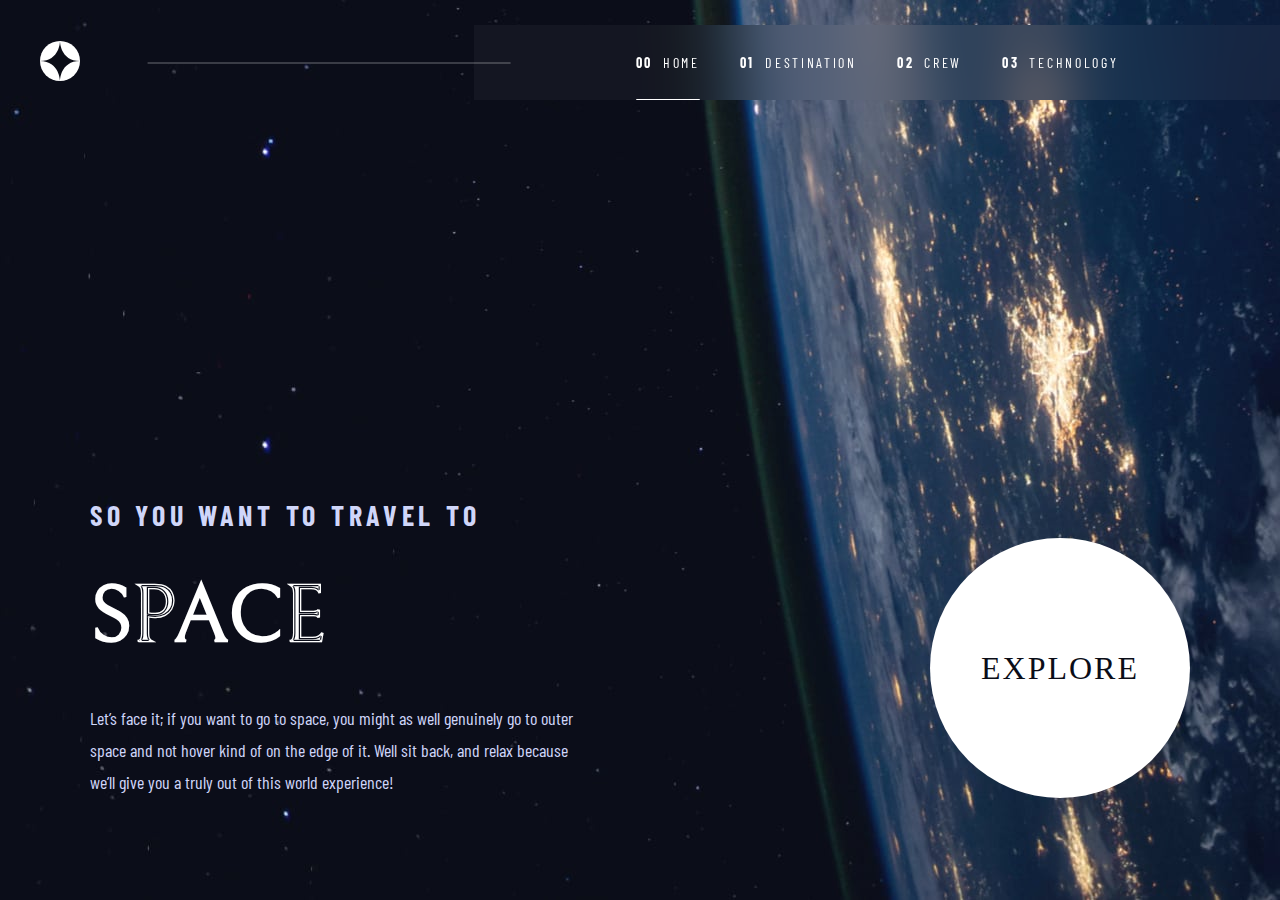
<file: index.html>
<!DOCTYPE html>
<html lang="en">
  <head>
    <meta charset="UTF-8" />
    <meta name="viewport" content="width=device-width, initial-scale=1.0" />

    <link
      rel="icon"
      type="image/png"
      sizes="32x32"
      href="./assets/favicon-32x32.png"
    />
    <link rel="stylesheet" href="../css/style.css" />
    <!-- fonts -->
    <link rel="preconnect" href="https://fonts.googleapis.com" />
    <link rel="preconnect" href="https://fonts.gstatic.com" crossorigin />
    <link
      href="https://fonts.googleapis.com/css2?family=Bellefair&display=swap"
      rel="stylesheet"
    />

    <link rel="preconnect" href="https://fonts.googleapis.com" />
    <link rel="preconnect" href="https://fonts.gstatic.com" crossorigin />
    <link
      href="https://fonts.googleapis.com/css2?family=Barlow+Condensed&display=swap"
      rel="stylesheet"
    />
    <!-- fonts -->
    <title>Space tourism website</title>
  </head>
  <body>
    <nav>
      <div class="desktop-nav">
        <div class="logo">
          <img src="../assets/images/Group 2 Copy.svg" alt="" />
        </div>
        <ul>
          <div class="line-through"></div>
          <li>
            <a href="../index.html"><span>00</span><span>home</span> </a>
          </li>
          <li>
            <a href="../pages/destination.html"
              ><span>01</span><span>Destination</span></a
            >
          </li>
          <li>
            <a href="../pages/crew.html"><span>02</span><span>crew</span></a>
          </li>
          <li>
            <a href="../pages/technology.html"
              ><span>03</span><span>technology</span></a
            >
          </li>
        </ul>
      </div>
      <div class="tablet-nav">
        <div class="logo">
          <img src="../assets/images/Group 2 Copy.svg" alt="" />
        </div>
        <ul>
          <li>
            <a href="../index.html">home</a>
          </li>
          <li>
            <a href="../pages/destination.html">Destination</a>
          </li>
          <li>
            <a href="../pages/crew.html">crew</a>
          </li>
          <li>
            <a href="../pages/technology.html">Technology</a>
          </li>
        </ul>
      </div>
      <div class="mobile-nav">
        <div class="menu-items-mobile translate">
          <div class="close-icon">
            <img src="../assets/shared/icon-close.svg" alt="" />
          </div>
          <ul>
            <li>
              <a href="../index.html"><span>00</span><span>home</span> </a>
            </li>
            <li>
              <a href="../pages/destination.html"
                ><span>01</span><span>Destination</span></a
              >
            </li>
            <li>
              <a href="../pages/crew.html"><span>02</span><span>crew</span></a>
            </li>
            <li>
              <a href="../pages/technology.html"
                ><span>03</span><span>technology</span></a
              >
            </li>
          </ul>
        </div>
        <div class="logo">
          <img src="../assets/images/Group 2 Copy.svg" alt="" />
        </div>
        <div class="menu">
          <img src="../assets/shared/icon-hamburger.svg" alt="" />
        </div>
      </div>
    </nav>
    <main>
      <section class="hero-text">
        <h5>so you want to travel to</h5>
        <h1>space</h1>
        <p>
          Let’s face it; if you want to go to space, you might as well genuinely
          go to outer space and not hover kind of on the edge of it. Well sit
          back, and relax because we’ll give you a truly out of this world
          experience!
        </p>
      </section>
      <section class="hero-cta" href="./pages/destination.html">
        explore
      </section>
    </main>
    <script src="../src/app.js"></script>
  </body>
</html>
</file>
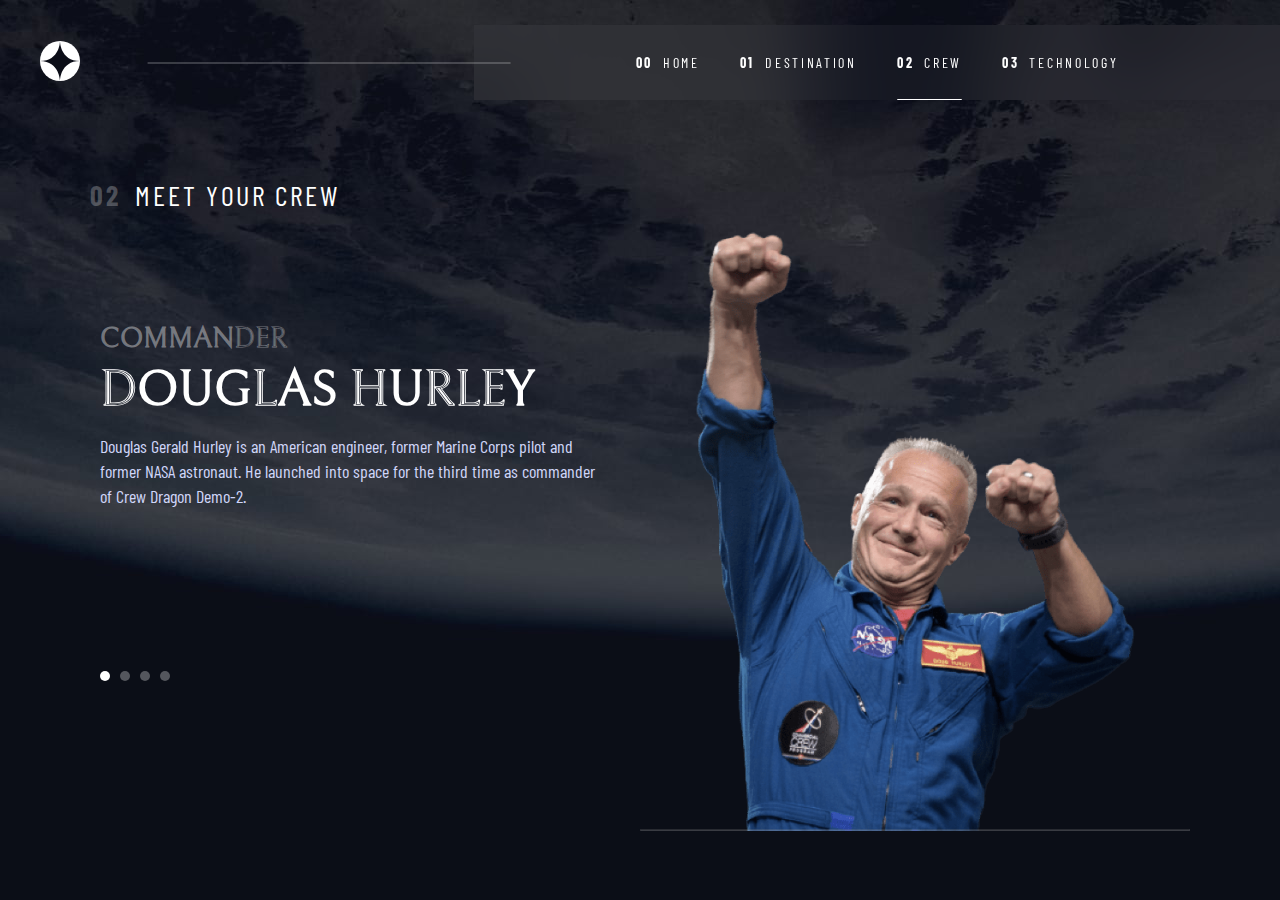
<file: pages/crew.html>
<!DOCTYPE html>
<html lang="en">
  <head>
    <meta charset="UTF-8" />
    <meta name="viewport" content="width=device-width, initial-scale=1.0" />

    <link
      rel="icon"
      type="image/png"
      sizes="32x32"
      href="./assets/favicon-32x32.png"
    />
    <link rel="stylesheet" href="../css/style.css" />
    <!-- fonts -->
    <link rel="preconnect" href="https://fonts.googleapis.com" />
    <link rel="preconnect" href="https://fonts.gstatic.com" crossorigin />
    <link
      href="https://fonts.googleapis.com/css2?family=Bellefair&display=swap"
      rel="stylesheet"
    />

    <link rel="preconnect" href="https://fonts.googleapis.com" />
    <link rel="preconnect" href="https://fonts.gstatic.com" crossorigin />
    <link
      href="https://fonts.googleapis.com/css2?family=Barlow+Condensed&display=swap"
      rel="stylesheet"
    />
    <!-- fonts -->
    <title>Space tourism website</title>
  </head>
  <body class="crew-body">
    <nav>
      <div class="desktop-nav">
        <div class="logo">
          <img src="../assets/images/Group 2 Copy.svg" alt="" />
        </div>
        <ul>
          <div class="line-through"></div>
          <li>
            <a href="../index.html"><span>00</span><span>home</span> </a>
          </li>
          <li>
            <a href="../pages/destination.html"
              ><span>01</span><span>Destination</span></a
            >
          </li>
          <li>
            <a href="../pages/crew.html"><span>02</span><span>crew</span></a>
          </li>
          <li>
            <a href="../pages/technology.html"
              ><span>03</span><span>technology</span></a
            >
          </li>
        </ul>
      </div>
      <div class="tablet-nav">
        <div class="logo">
          <img src="../assets/images/Group 2 Copy.svg" alt="" />
        </div>
        <ul>
          <li>
            <a href="../index.html">home</a>
          </li>
          <li>
            <a href="../pages/destination.html">Destination</a>
          </li>
          <li>
            <a href="../pages/crew.html">crew</a>
          </li>
          <li>
            <a href="../pages/technology.html">Technology</a>
          </li>
        </ul>
      </div>
      <div class="mobile-nav">
        <div class="menu-items-mobile translate">
          <div class="close-icon">
            <img src="../assets/shared/icon-close.svg" alt="" />
          </div>
          <ul>
            <li>
              <a href="../index.html"><span>00</span><span>home</span> </a>
            </li>
            <li>
              <a href="../pages/destination.html"
                ><span>01</span><span>Destination</span></a
              >
            </li>
            <li>
              <a href="../pages/crew.html"><span>02</span><span>crew</span></a>
            </li>
            <li>
              <a href="../pages/technology.html"
                ><span>03</span><span>technology</span></a
              >
            </li>
          </ul>
        </div>
        <div class="logo">
          <img src="../assets/images/Group 2 Copy.svg" alt="" />
        </div>
        <div class="menu">
          <img src="../assets/shared/icon-hamburger.svg" alt="" />
        </div>
      </div>
    </nav>
    <main class="crew-main">
      <div class="heading">
        <span>02</span>
        <p>meet your crew</p>
      </div>

      <div class="crew-data">
        <div class="crew-img">
          <img src="../assets/crew/image-douglas-hurley.png" alt="" />
          <hr />
        </div>
        <div class="crew-desc">
          <div class="controls">
            <span class="clicked"></span><span></span><span></span><span></span>
          </div>
          <div class="text-group">
            <div class="crew-head">
              <h5 class="crew-role">COMMANDER</h5>
              <h4 class="crew-name">Douglas hurley</h4>
            </div>
            <div class="crew-bio">
              <p>
                Douglas Gerald Hurley is an American engineer, former Marine
                Corps pilot and former NASA astronaut. He launched into space
                for the third time as commander of Crew Dragon Demo-2.
              </p>
            </div>
          </div>
        </div>
      </div>
    </main>

    <script src="../src/app.js"></script>
  </body>
</html>
</file>
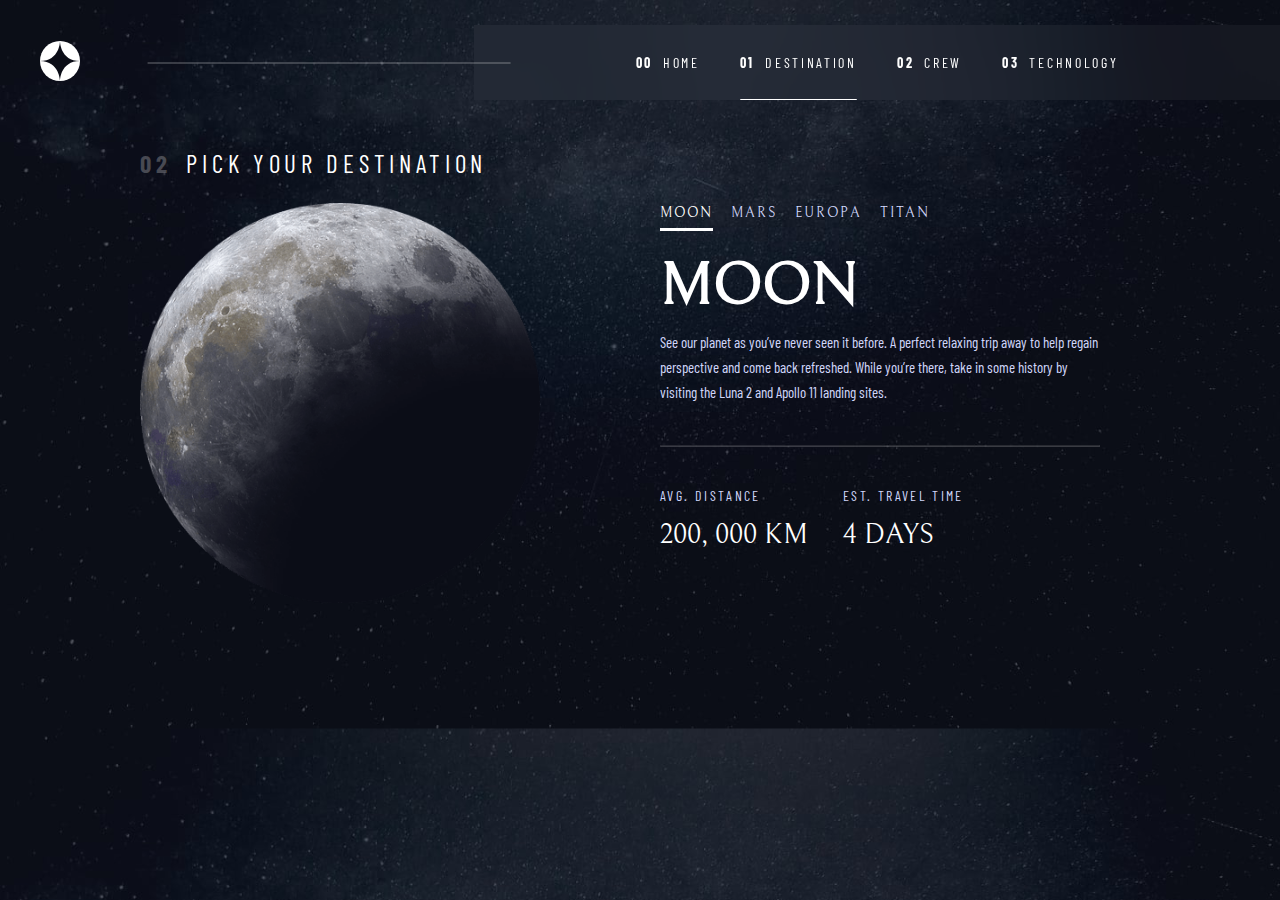
<file: pages/destination.html>
<!DOCTYPE html>
<html lang="en">
  <head>
    <meta charset="UTF-8" />
    <meta name="viewport" content="width=device-width, initial-scale=1.0" />

    <link
      rel="icon"
      type="image/png"
      sizes="32x32"
      href="./assets/favicon-32x32.png"
    />
    <link rel="stylesheet" href="../css/style.css" />
    <!-- fonts -->
    <link rel="preconnect" href="https://fonts.googleapis.com" />
    <link rel="preconnect" href="https://fonts.gstatic.com" crossorigin />
    <link
      href="https://fonts.googleapis.com/css2?family=Bellefair&display=swap"
      rel="stylesheet"
    />

    <link rel="preconnect" href="https://fonts.googleapis.com" />
    <link rel="preconnect" href="https://fonts.gstatic.com" crossorigin />
    <link
      href="https://fonts.googleapis.com/css2?family=Barlow+Condensed&display=swap"
      rel="stylesheet"
    />
    <!-- fonts -->
    <title>Space tourism website</title>
  </head>
  <body class="destination-body">
    <nav>
      <div class="desktop-nav">
        <div class="logo">
          <img src="../assets/images/Group 2 Copy.svg" alt="" />
        </div>
        <ul>
          <div class="line-through"></div>
          <li>
            <a href="../index.html"><span>00</span><span>home</span> </a>
          </li>
          <li>
            <a href="../pages/destination.html"
              ><span>01</span><span>Destination</span></a
            >
          </li>
          <li>
            <a href="../pages/crew.html"><span>02</span><span>crew</span></a>
          </li>
          <li>
            <a href="../pages/technology.html"
              ><span>03</span><span>technology</span></a
            >
          </li>
        </ul>
      </div>
      <div class="tablet-nav">
        <div class="logo">
          <img src="../assets/images/Group 2 Copy.svg" alt="" />
        </div>
        <ul>
          <li>
            <a href="../index.html">home</a>
          </li>
          <li>
            <a href="../pages/destination.html">Destination</a>
          </li>
          <li>
            <a href="../pages/crew.html">crew</a>
          </li>
          <li>
            <a href="../pages/technology.html">Technology</a>
          </li>
        </ul>
      </div>
      <div class="mobile-nav">
        <div class="menu-items-mobile translate">
          <div class="close-icon">
            <img src="../assets/shared/icon-close.svg" alt="" />
          </div>
          <ul>
            <li>
              <a href="../index.html"><span>00</span><span>home</span> </a>
            </li>
            <li>
              <a href="../pages/destination.html"
                ><span>01</span><span>Destination</span></a
              >
            </li>
            <li>
              <a href="../pages/crew.html"><span>02</span><span>crew</span></a>
            </li>
            <li>
              <a href="../pages/technology.html"
                ><span>03</span><span>technology</span></a
              >
            </li>
          </ul>
        </div>
        <div class="logo">
          <img src="../assets/images/Group 2 Copy.svg" alt="" />
        </div>
        <div class="menu">
          <img src="../assets/shared/icon-hamburger.svg" alt="" />
        </div>
      </div>
    </nav>
    <main class="destination">
      <div class="first">
        <div class="heading">
          <span>02</span>
          <p>PICK YOUR DESTINATION</p>
        </div>
        <div class="dest-img">
          <img src="../assets/destination/image-moon.png" alt="" />
        </div>
      </div>
      <div class="destination-nav">
        <ul>
          <li class="active">Moon</li>
          <li>mars</li>
          <li>europa</li>
          <li>titan</li>
        </ul>
        <h1 class="dest-heading">MOON</h1>
        <div class="dest-desc">
          <p>
            See our planet as you’ve never seen it before. A perfect relaxing
            trip away to help regain perspective and come back refreshed. While
            you’re there, take in some history by visiting the Luna 2 and Apollo
            11 landing sites.
          </p>
        </div>
        <hr />
        <div class="dest-stats">
          <div class="distance">
            <h5>AVG. distance</h5>
            <p>200, 000 km</p>
          </div>
          <div class="time">
            <h5>est. travel time</h5>
            <p>4 days</p>
          </div>
        </div>
      </div>
    </main>
    <script src="../src/app.js" type="module"></script>
  </body>
</html>
</file>
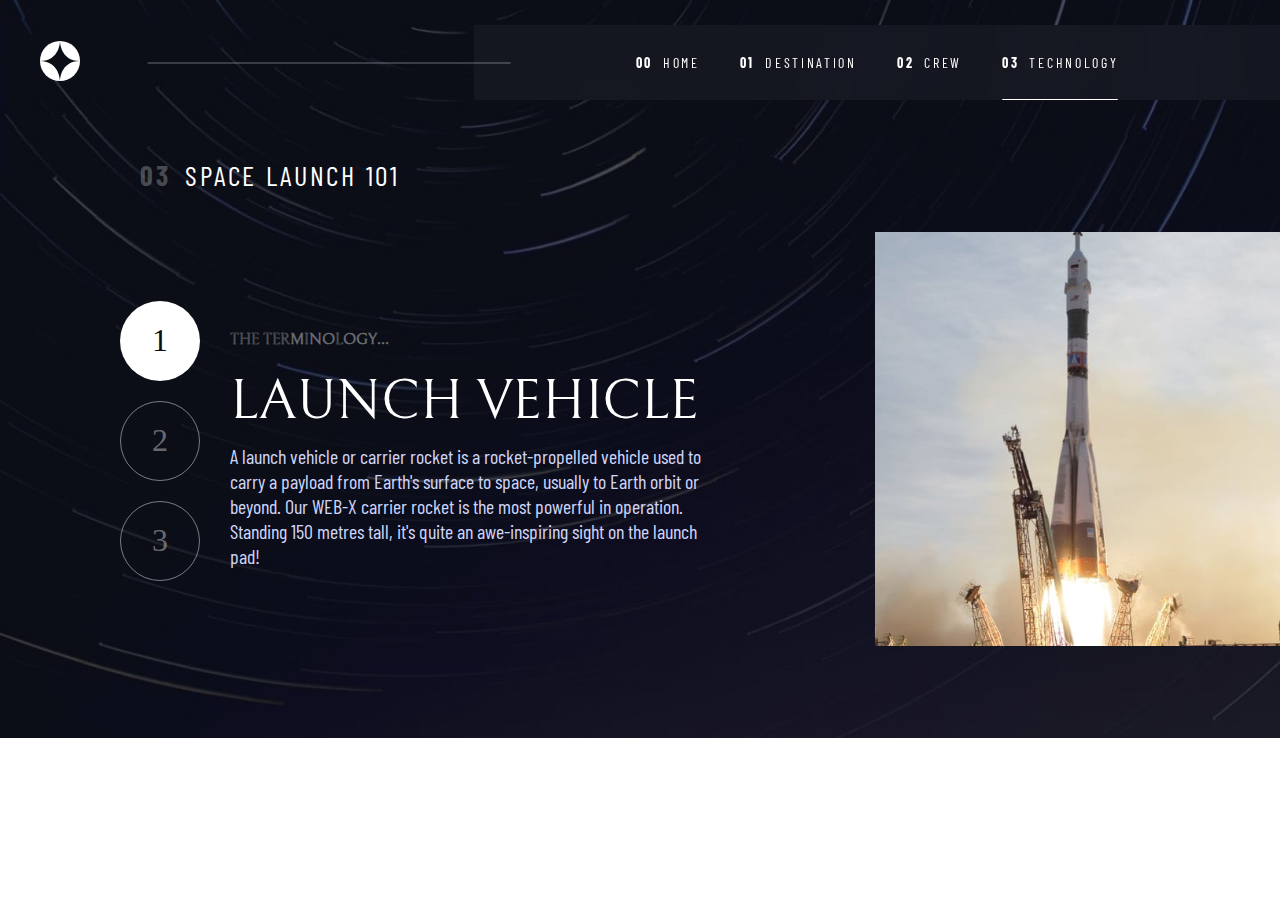
<file: pages/technology.html>
<!DOCTYPE html>
<html lang="en">
  <head>
    <meta charset="UTF-8" />
    <meta name="viewport" content="width=device-width, initial-scale=1.0" />

    <link
      rel="icon"
      type="image/png"
      sizes="32x32"
      href="./assets/favicon-32x32.png"
    />
    <link rel="stylesheet" href="../css/style.css" />
    <!-- fonts -->
    <link rel="preconnect" href="https://fonts.googleapis.com" />
    <link rel="preconnect" href="https://fonts.gstatic.com" crossorigin />
    <link
      href="https://fonts.googleapis.com/css2?family=Bellefair&display=swap"
      rel="stylesheet"
    />

    <link rel="preconnect" href="https://fonts.googleapis.com" />
    <link rel="preconnect" href="https://fonts.gstatic.com" crossorigin />
    <link
      href="https://fonts.googleapis.com/css2?family=Barlow+Condensed&display=swap"
      rel="stylesheet"
    />
    <!-- fonts -->
    <title>Space tourism website</title>
  </head>
  <body class="technology-body">
    <nav>
      <div class="desktop-nav">
        <div class="logo">
          <img src="../assets/images/Group 2 Copy.svg" alt="" />
        </div>
        <ul>
          <div class="line-through"></div>
          <li>
            <a href="../index.html"><span>00</span><span>home</span> </a>
          </li>
          <li>
            <a href="../pages/destination.html"
              ><span>01</span><span>Destination</span></a
            >
          </li>
          <li>
            <a href="../pages/crew.html"><span>02</span><span>crew</span></a>
          </li>
          <li>
            <a href="../pages/technology.html"
              ><span>03</span><span>technology</span></a
            >
          </li>
        </ul>
      </div>
      <div class="tablet-nav">
        <div class="logo">
          <img src="../assets/images/Group 2 Copy.svg" alt="" />
        </div>
        <ul>
          <li>
            <a href="../index.html">home</a>
          </li>
          <li>
            <a href="../pages/destination.html">Destination</a>
          </li>
          <li>
            <a href="../pages/crew.html">crew</a>
          </li>
          <li>
            <a href="../pages/technology.html">Technology</a>
          </li>
        </ul>
      </div>
      <div class="mobile-nav">
        <div class="menu-items-mobile translate">
          <div class="close-icon">
            <img src="../assets/shared/icon-close.svg" alt="" />
          </div>
          <ul>
            <li>
              <a href="../index.html"><span>00</span><span>home</span> </a>
            </li>
            <li>
              <a href="../pages/destination.html"
                ><span>01</span><span>Destination</span></a
              >
            </li>
            <li>
              <a href="../pages/crew.html"><span>02</span><span>crew</span></a>
            </li>
            <li>
              <a href="../pages/technology.html"
                ><span>03</span><span>technology</span></a
              >
            </li>
          </ul>
        </div>
        <div class="logo">
          <img src="../assets/images/Group 2 Copy.svg" alt="" />
        </div>
        <div class="menu">
          <img src="../assets/shared/icon-hamburger.svg" alt="" />
        </div>
      </div>
    </nav>
    <main class="technology-main">
      <div class="heading">
        <span>03</span>
        <p>space launch 101</p>
      </div>
      <div class="tech-data">
        <div class="img">
          <picture>
            <source
              class="desktop-image"
              media="(min-width:1000px )"
              srcset="../assets/technology/image-launch-vehicle-portrait.jpg"
            />
            <!-- <source
              media="(min-width: 600px)"
              srcset="../assets/technology/image-launch-vehicle-landscape.jpg"
            /> -->
            <img
              src="../assets/technology/image-launch-vehicle-landscape.jpg"
              alt=""
            />
          </picture>
        </div>
        <div class="tech-desc">
          <div class="count">
            <div class="no bold">1</div>
            <div class="no">2</div>
            <div class="no">3</div>
          </div>
          <div class="tech-text">
            <div class="tech-head">
              <h5 class="tech-role">the terminology...</h5>
              <h4 class="tech-name">launch vehicle</h4>
            </div>
            <div class="tech-bio">
              <p>
                A launch vehicle or carrier rocket is a rocket-propelled vehicle
                used to carry a payload from Earth's surface to space, usually
                to Earth orbit or beyond. Our WEB-X carrier rocket is the most
                powerful in operation. Standing 150 metres tall, it's quite an
                awe-inspiring sight on the launch pad!
              </p>
            </div>
          </div>
        </div>
      </div>
    </main>

    <script src="../src/app.js"></script>
  </body>
</html>
</file>
<file: css/style.css>
* {
  margin: 0;
  padding: 0;
  box-sizing: border-box;
}

li {
  text-decoration: none;
  list-style: none;
}

a {
  text-decoration: none;
}

h1,
h2,
h3,
h4 {
  font-family: "Bellefair", serif;
}

h5 {
  font-family: "Barlow Condensed", sans-serif;
}

p,
a {
  font-family: "Barlow Condensed", sans-serif;
}

.flex {
  display: flex;
}

body {
  width: 100%;
  height: 100vh;
  background-image: url(../../assets/home/background-home-mobile.jpg);
  background-position: center;
  background-size: cover;
  overflow-x: hidden;
  max-width: 1400px;
  margin: 0 auto;
  display: flex;
  flex-direction: column;
}

nav {
  width: 100%;
  height: 12vh;
  margin-bottom: 20px;
}
nav .mobile-nav {
  display: flex;
  justify-content: space-between;
  padding: 20px;
  align-items: center;
  position: relative;
  z-index: 100;
}
nav .mobile-nav .menu {
  display: flex;
  flex-direction: column;
  gap: 10px;
  cursor: pointer;
}
nav .mobile-nav .menu-items-mobile {
  position: absolute;
  right: 0;
  top: 0;
  display: flex;
  flex-direction: column;
  backdrop-filter: blur(10px);
  height: 100vh;
  width: 70%;
  padding: 30px;
  gap: 60px;
  transition: all 0.2s linear;
}
nav .mobile-nav .menu-items-mobile .close-icon {
  align-self: flex-end;
  cursor: pointer;
}
nav .mobile-nav .menu-items-mobile ul {
  display: flex;
  flex-direction: column;
  gap: 40px;
}
nav .mobile-nav .menu-items-mobile ul li {
  display: flex;
  gap: 20px;
  opacity: 0.8;
  cursor: pointer;
}
nav .mobile-nav .menu-items-mobile ul li a {
  display: flex;
  gap: 15px;
}
nav .mobile-nav .menu-items-mobile ul li a span {
  color: white;
  text-transform: uppercase;
  letter-spacing: 2.7px;
  font-size: 16px;
}
nav .mobile-nav .menu-items-mobile ul li a span:nth-child(odd) {
  font-weight: bold;
}
nav .mobile-nav .menu-items-mobile ul li:hover {
  opacity: 1;
}
nav .tablet-nav {
  height: 100px;
  width: 100%;
  display: flex;
  justify-content: space-between;
  align-items: center;
  display: none;
}
nav .tablet-nav .logo {
  padding: 20px;
}
nav .tablet-nav ul {
  height: 100%;
  width: 60%;
  display: flex;
  align-items: center;
  justify-content: space-around;
  backdrop-filter: blur(30px);
  background-color: rgba(255, 255, 255, 0.04);
  padding-inline: 20px;
}
nav .tablet-nav ul li {
  height: 100%;
}
nav .tablet-nav ul li a {
  display: grid;
  place-items: center;
  padding-block: 20px;
  height: 100%;
  position: relative;
  color: white;
  text-transform: uppercase;
  letter-spacing: 2.4px;
  font-size: 14px;
  height: 100%;
}
nav .tablet-nav ul a:hover::before {
  position: absolute;
  content: "";
  bottom: 0;
  left: 0;
  width: 100%;
  height: 3px;
  border-radius: 2px;
  background-color: #fff;
  opacity: 0.7;
}
nav .tablet-nav ul a[aria-current=page] {
  content: "";
  border-bottom: 1px solid white;
  border-radius: 1px;
}
nav .desktop-nav {
  display: flex;
  justify-content: space-between;
  align-items: center;
  width: 100%;
  height: 100px;
  padding-top: 25px;
  padding-left: 40px;
  display: none;
}
nav .desktop-nav a[aria-current=page] {
  content: "";
  border-bottom: 1px solid white;
  border-radius: 1px;
}
nav .desktop-nav ul {
  display: flex;
  height: 100%;
  width: 65%;
  display: flex;
  align-items: center;
  justify-content: center;
  backdrop-filter: blur(30px);
  background-color: rgba(255, 255, 255, 0.04);
  gap: 40px;
  position: relative;
}
nav .desktop-nav ul .line-through {
  position: absolute;
  width: 45%;
  height: 1px;
  background-color: rgba(255, 255, 255, 0.397);
  top: 50%;
  left: 0;
  transform: translate(-90%, -50%);
}
nav .desktop-nav ul li {
  height: 100%;
}
nav .desktop-nav ul li a {
  display: flex;
  padding-block: 20px;
  align-items: center;
  height: 100%;
  position: relative;
  gap: 10px;
}
nav .desktop-nav ul li a span {
  color: white;
  text-transform: uppercase;
  letter-spacing: 2.7px;
  font-size: 14px;
}
nav .desktop-nav ul li a span:nth-child(odd) {
  font-weight: bold;
}
nav .desktop-nav ul a:hover::before {
  position: absolute;
  content: "";
  bottom: 0;
  left: 0;
  width: 100%;
  height: 3px;
  border-radius: 2px;
  background-color: #fff;
  opacity: 0.7;
}

main {
  width: 100%;
  height: 80vh;
  padding-inline: 20px;
  display: flex;
  flex-direction: column;
  align-items: center;
  gap: 80px;
}
main .hero-text {
  display: flex;
  flex-direction: column;
  align-items: center;
  gap: 10px;
  width: 100%;
  max-width: 500px;
}
main .hero-text h5,
main .hero-text h1,
main .hero-text p {
  color: rgb(208, 214, 249);
  text-transform: uppercase;
  text-align: center;
}
main .hero-text p {
  line-height: 25px;
  font-size: 15px;
  text-transform: unset;
}
main .hero-text h1 {
  font-size: 80px;
  color: white;
}
main .hero-text h5 {
  font-size: 16px;
  letter-spacing: 2.7px;
}
main .hero-cta {
  text-transform: uppercase;
  background-color: #fff;
  border-radius: 50%;
  height: 150px;
  width: 150px;
  display: grid;
  place-items: center;
  color: rgb(11, 13, 23);
  cursor: pointer;
  transition: all 0.2s ease;
}
main .hero-cta:hover {
  outline: 50px solid rgba(255, 255, 255, 0.6);
}
@media (min-width: 600px) {
  main .hero-text h5 {
    font-size: 20px;
    letter-spacing: 3.38px;
  }
  main .hero-text h1 {
    line-height: 150px;
  }
  main .hero-text p {
    font-size: 16px;
    line-height: 28px;
  }
  main .hero-cta {
    width: 185px;
    height: 185px;
  }
}
@media (min-width: 1000px) {
  main {
    flex-direction: row;
    padding: 50px;
    max-width: 1200px;
    margin: 0 auto;
    justify-content: space-between;
  }
  main .hero-text {
    align-items: flex-start;
    align-self: flex-end;
  }
  main .hero-text h5 {
    font-size: 28px;
    letter-spacing: 4.72px;
  }
  main .hero-text p {
    font-size: 18px;
    line-height: 32px;
    text-align: start;
  }
  main .hero-cta {
    font-size: 32px;
    width: 260px;
    height: 260px;
    letter-spacing: 2px;
    align-self: flex-end;
  }
}

.destination-body {
  background-image: url("../../assets/destination/background-destination-mobile.jpg");
  background-size: cover;
  height: unset;
}
.destination-body hr {
  width: 100%;
  height: 0.5px;
  background-color: rgb(208, 214, 249);
  margin-block: 30px;
  opacity: 0.2;
}
.destination-body .destination {
  margin: 0 auto;
  padding-top: 20px;
  height: unset;
  width: 100%;
}
.destination-body .destination .first {
  display: flex;
  flex-direction: column;
  align-items: center;
  gap: 15px;
}
.destination-body .destination .heading {
  display: flex;
  gap: 15px;
}
.destination-body .destination .heading span {
  font-size: 16px;
  letter-spacing: 2.7px;
  color: rgba(255, 255, 255, 0.25);
  font-family: "Barlow Condensed", sans-serif;
  font-weight: bold;
}
.destination-body .destination .heading p {
  letter-spacing: 2.7px;
  font-size: 16px;
  color: white;
}
.destination-body .destination .dest-img {
  width: 100%;
}
.destination-body .destination .dest-img img {
  width: 100%;
  animation: rotate 25s infinite;
}
@keyframes rotate {
  0% {
    transform: rotate(0deg);
  }
  100% {
    transform: rotate(360deg);
  }
}
.destination-body .destination .destination-nav {
  display: flex;
  flex-direction: column;
  width: 100%;
  align-items: center;
  gap: 10px;
}
.destination-body .destination .destination-nav ul {
  display: flex;
  justify-content: space-between;
  gap: 18px;
  margin-bottom: 20px;
}
.destination-body .destination .destination-nav ul li {
  letter-spacing: 2px;
  font-family: "Bellefair", serif;
  color: rgb(208, 214, 249);
  text-transform: uppercase;
  font-size: 14px;
  position: relative;
  cursor: pointer;
}
.destination-body .destination .destination-nav ul li:hover {
  color: #fff;
}
.destination-body .destination .destination-nav ul li:hover::before {
  position: absolute;
  content: "";
  bottom: -10px;
  left: 0;
  background-color: #fff;
  width: 100%;
  height: 3px;
}
.destination-body .destination .destination-nav .dest-heading {
  font-size: 60px;
  color: white;
  text-transform: uppercase;
}
.destination-body .destination .destination-nav .dest-desc {
  width: 100%;
}
.destination-body .destination .destination-nav .dest-desc p {
  font-size: 15px;
  line-height: 25px;
  color: rgb(208, 214, 249);
  text-align: center;
}
.destination-body .destination .destination-nav .dest-stats {
  display: flex;
  flex-direction: column;
  align-items: center;
  gap: 35px;
}
.destination-body .destination .destination-nav .dest-stats .distance,
.destination-body .destination .destination-nav .dest-stats .time {
  display: flex;
  flex-direction: column;
  gap: 15px;
  align-items: center;
}
.destination-body .destination .destination-nav .dest-stats .distance p,
.destination-body .destination .destination-nav .dest-stats .time p {
  font-family: "Bellefair", serif !important;
}
.destination-body .destination .destination-nav .dest-stats h5 {
  font-size: 14px;
  letter-spacing: 2.36px;
  text-transform: uppercase;
  color: rgb(208, 214, 249);
  font-weight: normal;
}
.destination-body .destination .destination-nav .dest-stats p {
  text-transform: uppercase;
  font-size: 28px;
  color: #fff;
  font-weight: normal;
}
@media (min-width: 600px) {
  .destination-body {
    background-image: url("../../assets/destination/background-destination-tablet.jpg");
  }
  .destination-body .destination .heading {
    align-self: start;
  }
  .destination-body .destination .dest-img {
    width: 400px;
  }
  .destination-body .destination .dest-img img {
    width: 100%;
  }
  .destination-body .destination .destination-nav {
    padding-inline: 40px;
  }
  .destination-body .destination .destination-nav .dest-stats {
    display: flex;
    flex-direction: row;
  }
}
@media (min-width: 1000px) {
  .destination-body {
    background-image: url("../../assets/destination/background-destination-desktop.jpg");
  }
  .destination-body .destination {
    max-width: 1100px;
  }
  .destination-body .destination hr {
    opacity: 0.2;
  }
  .destination-body .destination .destination-nav {
    align-items: flex-start;
  }
  .destination-body .destination .destination-nav .dest-stats .time,
  .destination-body .destination .destination-nav .dest-stats .distance {
    align-items: flex-start;
    text-align: start;
  }
  .destination-body .destination .destination-nav .dest-desc p {
    text-align: start;
  }
  .destination-body .destination .first {
    gap: 25px;
  }
  .destination-body .destination .dest-img img {
    width: 400px;
  }
  .destination-body .destination .heading span,
  .destination-body .destination .heading p {
    font-size: 25px;
    letter-spacing: 4.7px;
  }
}

.crew-body {
  width: 100%;
  height: 100vh;
  overflow: hidden;
  background-image: url("../../assets/crew/background-crew-mobile.jpg");
  background-repeat: no-repeat;
  background-size: cover;
  background-position: center;
}
.crew-body .crew-main {
  display: flex;
  flex-direction: column;
  align-items: center;
  width: 100%;
  gap: 20px;
}
.crew-body .crew-main .heading {
  display: flex;
  gap: 15px;
}
.crew-body .crew-main .heading span {
  font-size: 16px;
  letter-spacing: 2.7px;
  color: rgba(255, 255, 255, 0.25);
  font-family: "Barlow Condensed", sans-serif;
  font-weight: bold;
}
.crew-body .crew-main .heading p {
  text-transform: uppercase;
  letter-spacing: 2.7px;
  font-size: 16px;
  color: white;
}
.crew-body .crew-main .crew-desc {
  display: flex;
  align-items: center;
  gap: 20px;
  flex-direction: column;
}
.crew-body .crew-main .crew-desc .text-group {
  display: flex;
  flex-direction: column;
  gap: 15px;
}
.crew-body .crew-main .crew-data {
  width: 100%;
  display: flex;
  flex-direction: column;
  align-items: center;
  gap: 15px;
}
.crew-body .crew-main .crew-data .crew-img {
  width: 100%;
  height: 300px;
  display: flex;
  align-items: center;
  justify-content: center;
  position: relative;
}
.crew-body .crew-main .crew-data .crew-img img {
  height: 100%;
}
.crew-body .crew-main .crew-data hr {
  width: 100%;
  position: absolute;
  bottom: 0;
  opacity: 0.2;
  background-color: rgba(255, 255, 255, 0.25);
}
.crew-body .crew-main .crew-data .controls {
  display: flex;
  justify-content: center;
  width: 100%;
  gap: 10px;
}
.crew-body .crew-main .crew-data .controls span {
  width: 10px;
  height: 10px;
  background-color: white;
  opacity: 0.3;
  border-radius: 50%;
  cursor: pointer;
}
.crew-body .crew-main .crew-data .controls span:hover {
  opacity: 1;
}
.crew-body .crew-main .crew-data .crew-head {
  display: flex;
  flex-direction: column;
  align-items: center;
  gap: 7px;
}
.crew-body .crew-main .crew-data .crew-head h5,
.crew-body .crew-main .crew-data .crew-head h4 {
  text-transform: uppercase;
}
.crew-body .crew-main .crew-data .crew-head h5 {
  font-size: 16px;
  color: rgba(255, 255, 255, 0.4);
  font-family: "Bellefair", serif;
}
.crew-body .crew-main .crew-data .crew-head h4 {
  font-size: 24px;
  color: #fff;
}
.crew-body .crew-main .crew-data .crew-bio {
  width: 100%;
}
.crew-body .crew-main .crew-data .crew-bio p {
  color: rgb(208, 214, 249);
  font-size: 15px;
  line-height: 25px;
  letter-spacing: 0;
  text-align: center;
}
@media (min-width: 600px) {
  .crew-body {
    background-image: url("../../assets/crew/background-crew-tablet.jpg");
  }
  .crew-body .crew-main .crew-desc {
    flex-direction: column-reverse !important;
  }
  .crew-body .crew-main .heading {
    align-self: flex-start;
  }
  .crew-body .crew-main .crew-data {
    flex-direction: column-reverse !important;
  }
  .crew-body .crew-main .crew-data .crew-img {
    height: 400px;
  }
}
@media (min-width: 1000px) {
  .crew-body {
    background-image: url("../../assets/crew/background-crew-desktop.jpg");
  }
  .crew-body .crew-main .heading p,
  .crew-body .crew-main .heading span {
    font-size: 28px;
  }
  .crew-body .crew-main .crew-data {
    flex-direction: row-reverse !important;
    gap: 40px;
    align-items: flex-start;
  }
  .crew-body .crew-main .crew-data .crew-desc {
    max-width: 60%;
    align-items: flex-start;
    justify-content: space-evenly;
    min-height: 60vh;
    max-height: 61vh;
  }
  .crew-body .crew-main .crew-data .crew-desc .controls {
    justify-content: flex-start;
    margin-top: 50px;
  }
  .crew-body .crew-main .crew-data .crew-desc .crew-head {
    align-items: flex-start;
  }
  .crew-body .crew-main .crew-data .crew-desc .crew-head h4 {
    font-size: 50px;
  }
  .crew-body .crew-main .crew-data .crew-desc .crew-head h5 {
    font-size: 28px;
  }
  .crew-body .crew-main .crew-data .crew-desc .crew-bio P {
    text-align: start;
    font-size: 18px;
    max-width: 500px;
  }
  .crew-body .crew-main .crew-data .crew-img {
    width: 50%;
    height: unset;
    overflow: hidden;
  }
  .crew-body .crew-main .crew-data .crew-img img {
    width: 80%;
    height: unset;
  }
}

.technology-body {
  background-image: url("../../assets/technology/background-technology-mobile.jpg");
  background-repeat: no-repeat;
  background-size: cover;
  padding: 0;
  width: 100%;
  height: unset;
  gap: unset;
  padding-bottom: 25px;
}
.technology-body .technology-main {
  gap: 20px;
  justify-content: unset;
  height: unset;
  width: 100%;
  padding: 0;
  width: 100%;
  max-width: unset;
}
.technology-body .technology-main .heading {
  display: flex;
  gap: 15px;
  margin-top: -20px;
}
.technology-body .technology-main .heading span {
  font-size: 16px;
  letter-spacing: 2.7px;
  color: rgba(255, 255, 255, 0.25);
  font-family: "Barlow Condensed", sans-serif;
  font-weight: bold;
}
.technology-body .technology-main .heading p {
  text-transform: uppercase;
  letter-spacing: 2.7px;
  font-size: 16px;
  color: white;
}
.technology-body .technology-main .tech-data {
  display: flex;
  flex-direction: column;
  align-items: center;
  gap: 20px;
  width: 100%;
}
.technology-body .technology-main .tech-data .img {
  width: 100%;
}
.technology-body .technology-main .tech-data .img .desktop-image {
  width: 100%;
}
.technology-body .technology-main .tech-data .img img {
  width: 100%;
}
.technology-body .technology-main .tech-data .tech-desc {
  display: flex;
  flex-direction: column;
  gap: 20px;
  width: 100%;
  align-items: center;
}
.technology-body .technology-main .tech-data .tech-desc .count {
  display: flex;
  justify-content: center;
  gap: 20px;
}
.technology-body .technology-main .tech-data .tech-desc .count .no {
  width: 40px;
  height: 40px;
  display: grid;
  place-items: center;
  border: 1px solid rgba(255, 255, 255, 0.452);
  border-radius: 50%;
  color: rgba(255, 255, 255, 0.397);
  cursor: pointer;
}
.technology-body .technology-main .tech-data .tech-desc .count .no:hover {
  color: white;
  border-color: white;
}
.technology-body .technology-main .tech-data .tech-desc .tech-text {
  display: flex;
  flex-direction: column;
  gap: 15px;
}
.technology-body .technology-main .tech-data .tech-desc .tech-text .tech-head {
  display: flex;
  flex-direction: column;
  align-items: center;
  gap: 7px;
}
.technology-body .technology-main .tech-data .tech-desc .tech-text .tech-head h5,
.technology-body .technology-main .tech-data .tech-desc .tech-text .tech-head h4 {
  text-transform: uppercase;
}
.technology-body .technology-main .tech-data .tech-desc .tech-text .tech-head h5 {
  font-size: 16px;
  color: rgba(255, 255, 255, 0.4);
  font-family: "Bellefair", serif;
}
.technology-body .technology-main .tech-data .tech-desc .tech-text .tech-head h4 {
  font-size: 24px;
  color: #fff;
}
.technology-body .technology-main .tech-data .tech-desc .tech-bio {
  width: 100%;
  padding: 20px;
}
.technology-body .technology-main .tech-data .tech-desc .tech-bio p {
  color: rgb(208, 214, 249);
  font-size: 15px;
  line-height: 25px;
  letter-spacing: 0;
  text-align: center;
}
@media (min-width: 600px) {
  .technology-body {
    background-image: url("../../assets/technology/background-technology-tablet.jpg");
  }
  .technology-body .technology-main .heading {
    padding: 20px;
    margin-top: 10px;
    align-self: flex-start;
  }
  .technology-body .technology-main h4 {
    font-size: 40px !important;
    font-weight: normal;
  }
  .technology-body .technology-main .tech-desc {
    gap: 30px !important;
  }
  .technology-body .technology-main .tech-bio p {
    font-size: 16px;
    line-height: 28px;
  }
  .technology-body .technology-main .tech-text {
    max-width: 500px !important;
  }
}
@media (min-width: 1000px) {
  .technology-body {
    background-image: url("../../assets/technology/background-technology-desktop.jpg");
    overflow: hidden !important;
  }
  .technology-body .technology-main {
    width: 100%;
    flex-direction: column;
    padding-left: 120px;
  }
  .technology-body .technology-main .heading span,
  .technology-body .technology-main .heading p {
    font-size: 28px !important;
  }
  .technology-body .technology-main h4 {
    font-size: 56px !important;
    font-weight: normal;
    width: unset;
  }
  .technology-body .technology-main .tech-desc {
    flex-direction: row !important;
    height: 100% !important;
  }
  .technology-body .technology-main .tech-bio {
    padding: unset !important;
    max-width: 500px !important;
  }
  .technology-body .technology-main .tech-bio p {
    font-size: 20px !important;
  }
  .technology-body .technology-main .count {
    flex-direction: column !important;
  }
  .technology-body .technology-main .count div {
    width: 80px !important;
    height: 80px !important;
    font-size: 32px;
  }
  .technology-body .technology-main .tech-head {
    align-items: flex-start !important;
    width: 100% !important;
  }
  .technology-body .technology-main .tech-text {
    height: 100%;
    width: 100% !important;
    align-items: flex-start;
    justify-content: flex-start !important;
  }
  .technology-body .technology-main .tech-text p,
  .technology-body .technology-main .tech-text h4,
  .technology-body .technology-main .tech-text h5 {
    text-align: start !important;
    line-height: 55px;
  }
  .technology-body .technology-main .tech-data {
    width: 100%;
    flex-direction: row-reverse;
    justify-content: space-between;
    height: 100% !important;
    padding: unset;
  }
  .technology-body .technology-main .tech-data .img {
    width: 55% !important;
  }
  .technology-body .technology-main .tech-data .img .desktop-image {
    width: 100% !important;
  }
}

.clicked {
  opacity: 1 !important;
}

.translate {
  transform: translateX(100%);
}

.bold {
  border-color: white;
  background-color: #fff;
  color: rgb(11, 13, 23) !important;
}

.active {
  position: relative;
  color: white !important;
}

.active::before {
  content: "";
  position: absolute;
  position: absolute;
  content: "";
  bottom: -10px;
  left: 0;
  background-color: #fff;
  width: 100%;
  height: 3px;
}

@media (min-width: 600px) {
  body {
    background-image: url(../../assets/home/background-home-tablet.jpg);
  }
  nav .mobile-nav {
    display: none;
  }
  nav .desktop-nav {
    display: none;
  }
  nav .tablet-nav {
    display: flex;
  }
}
@media (min-width: 1000px) {
  body {
    background-image: url(../../assets/home/background-home-desktop.jpg);
  }
  nav .tablet-nav {
    display: none;
  }
  nav .desktop-nav {
    display: flex;
  }
}/*# sourceMappingURL=style.css.map */
</file>
